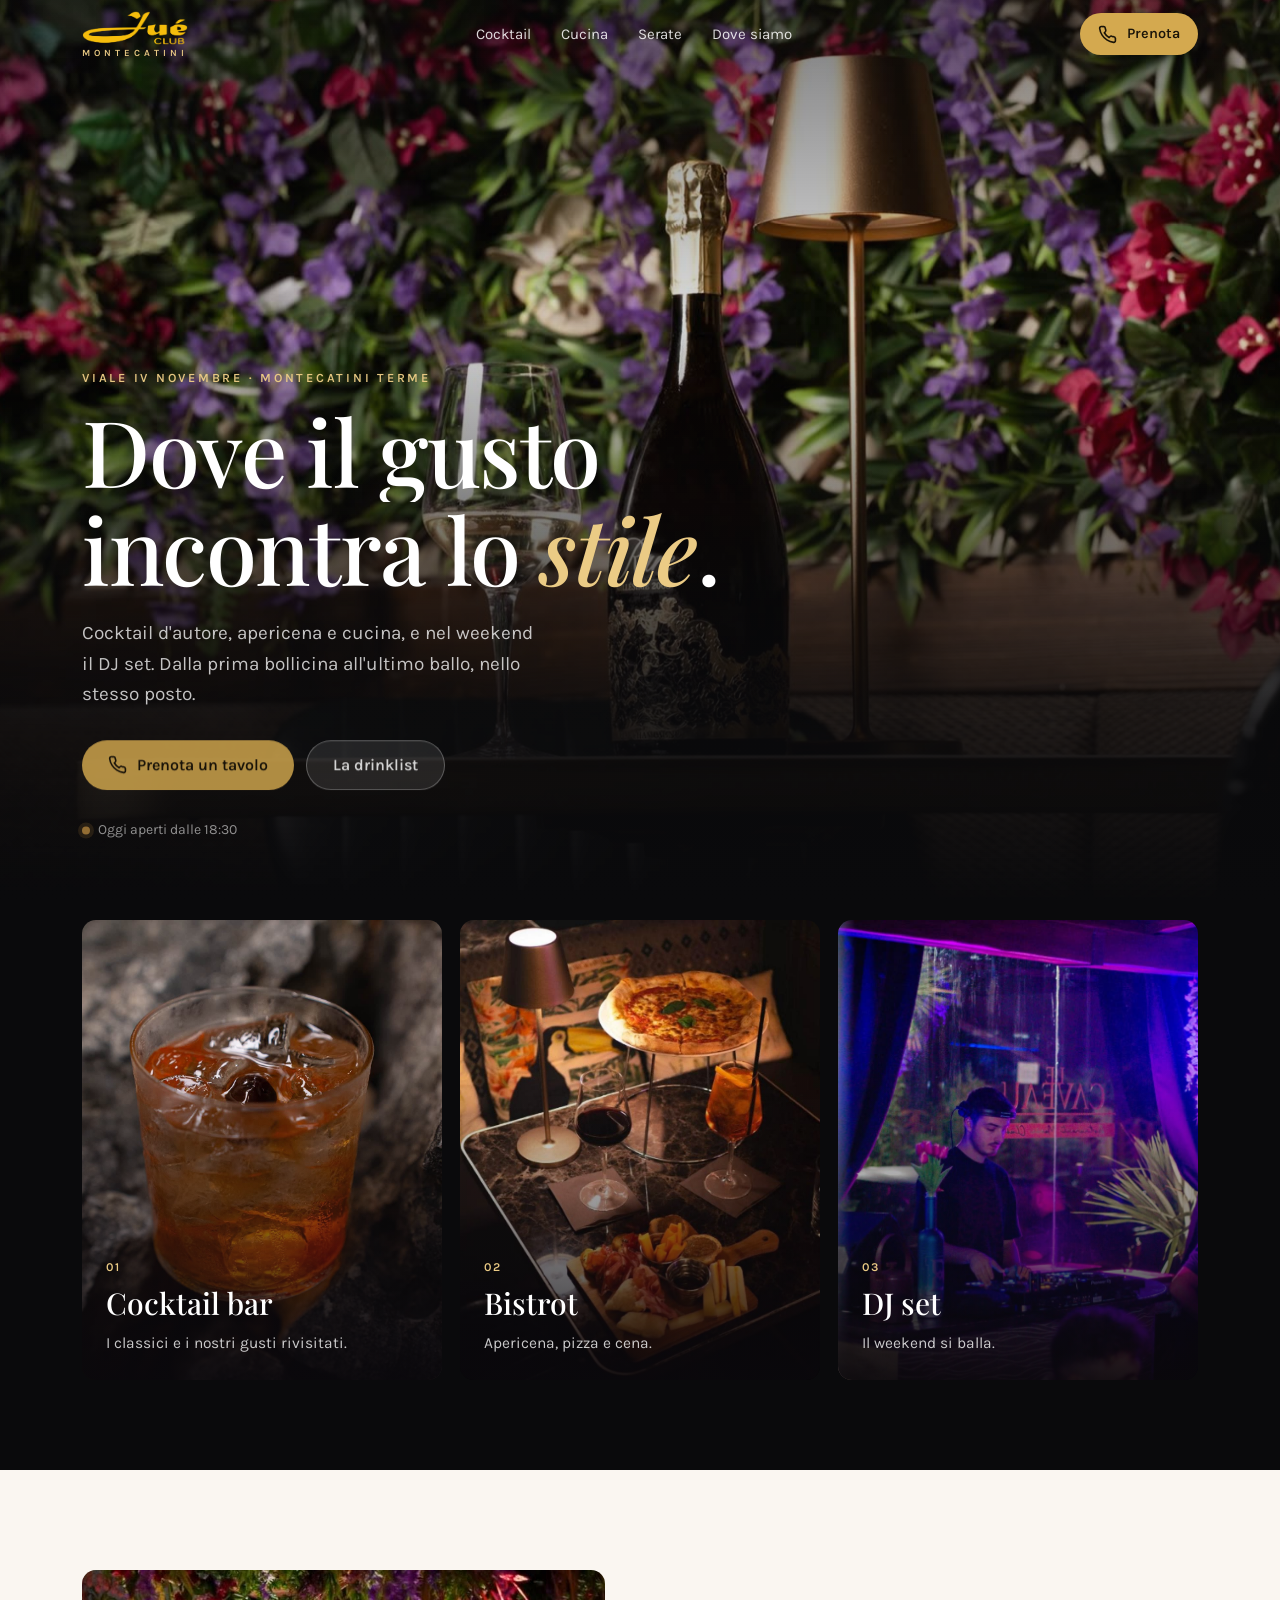
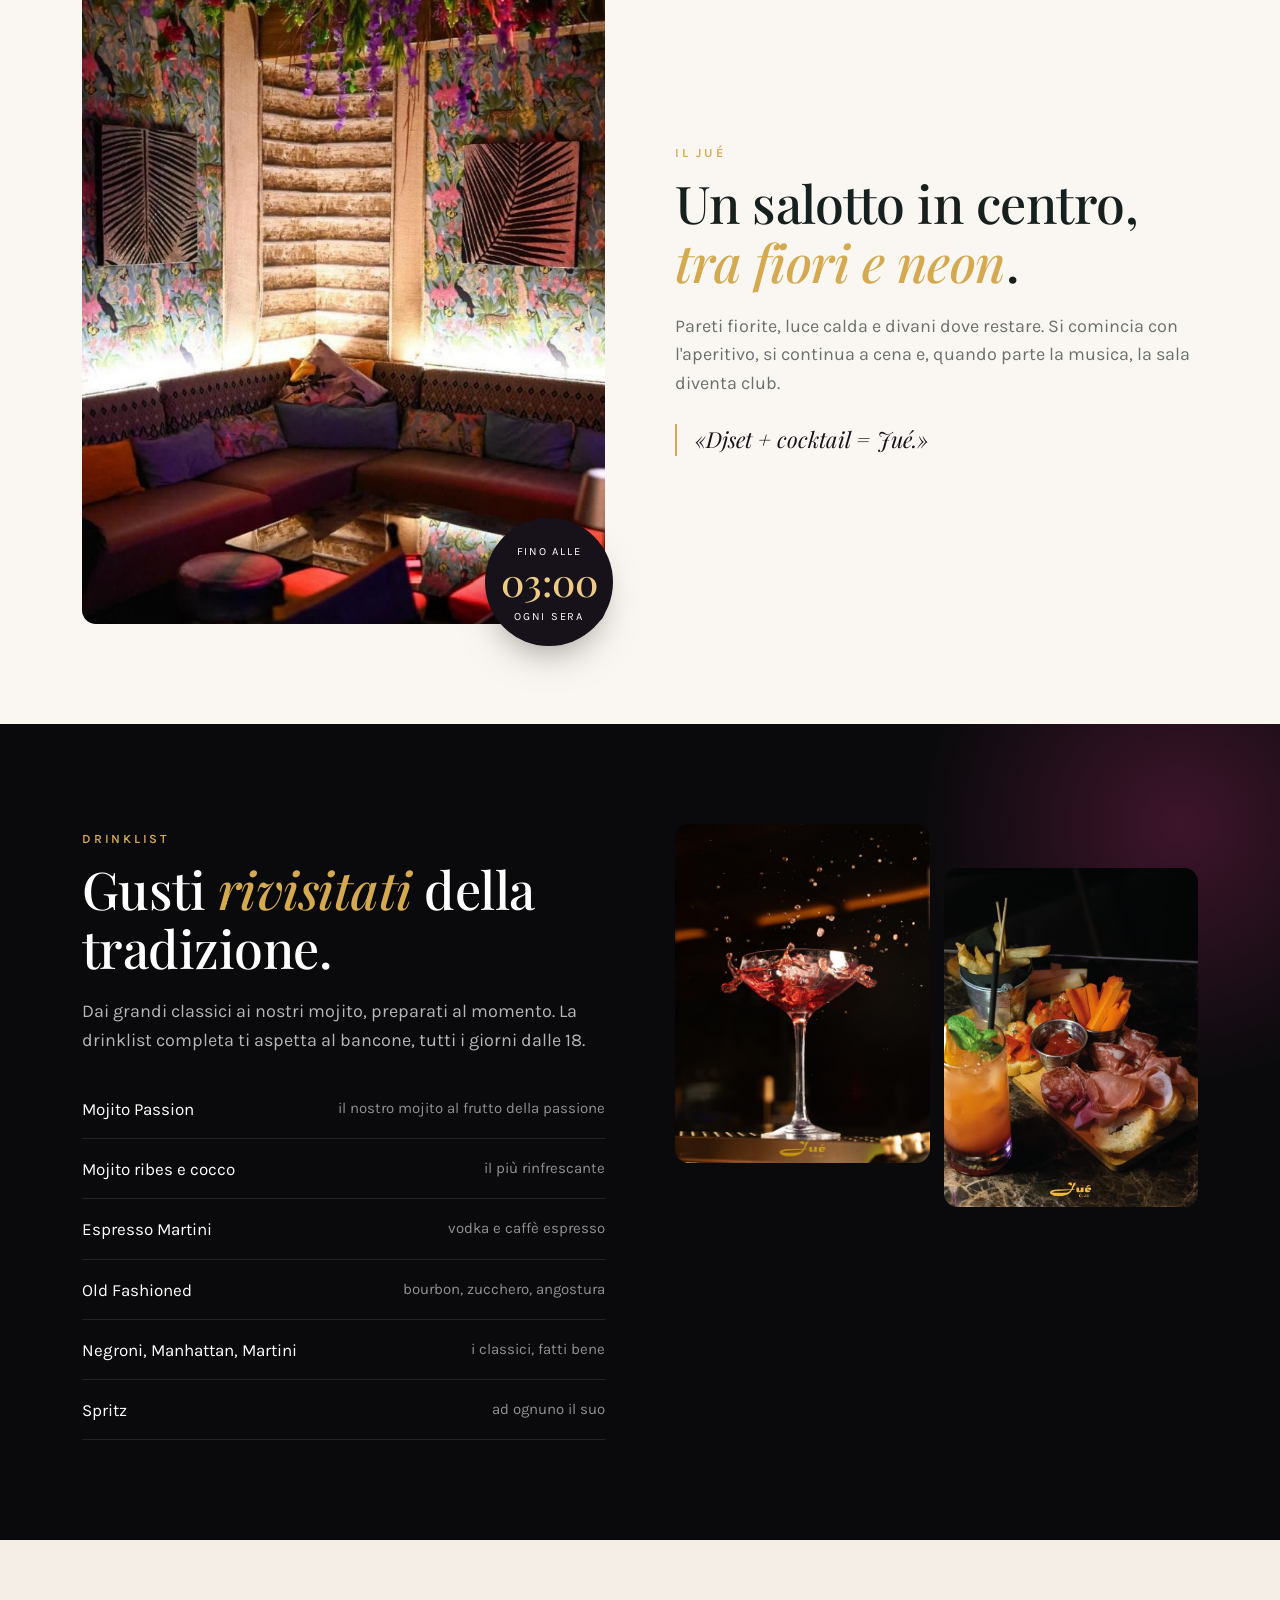
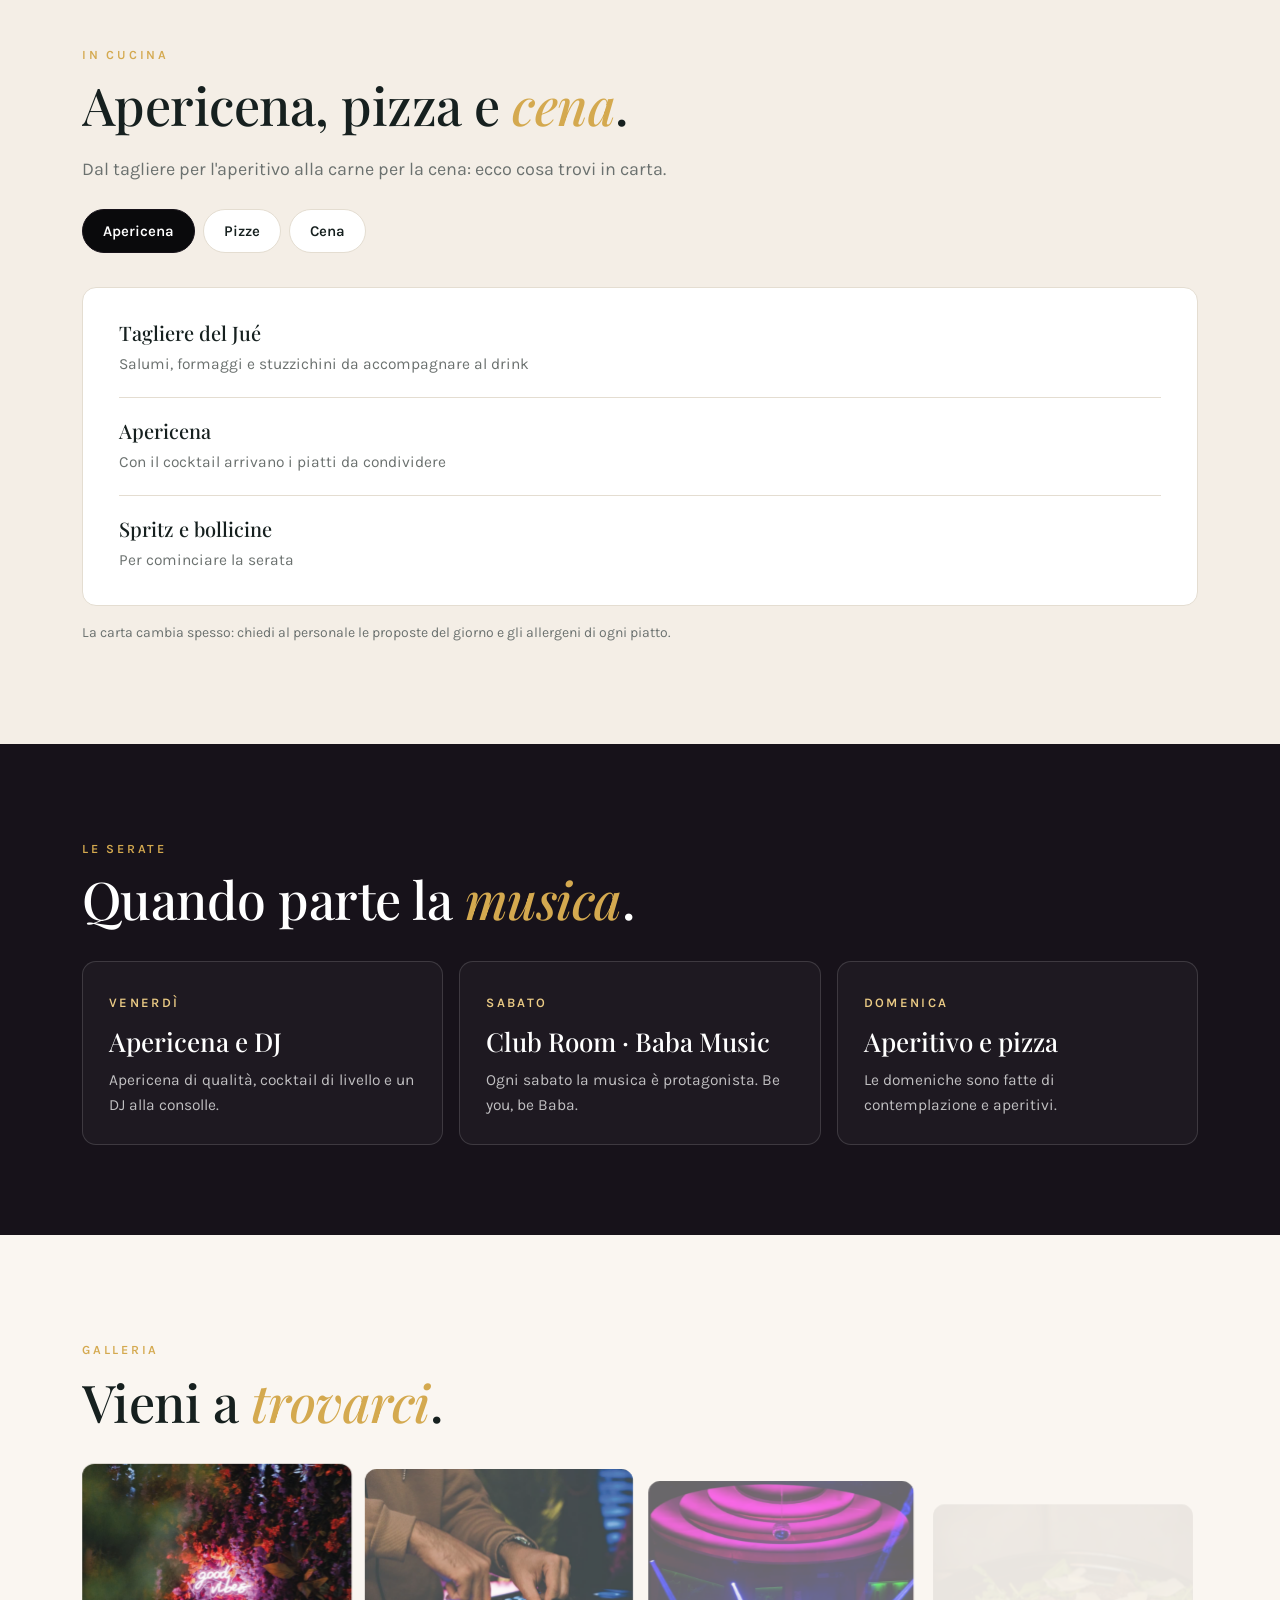
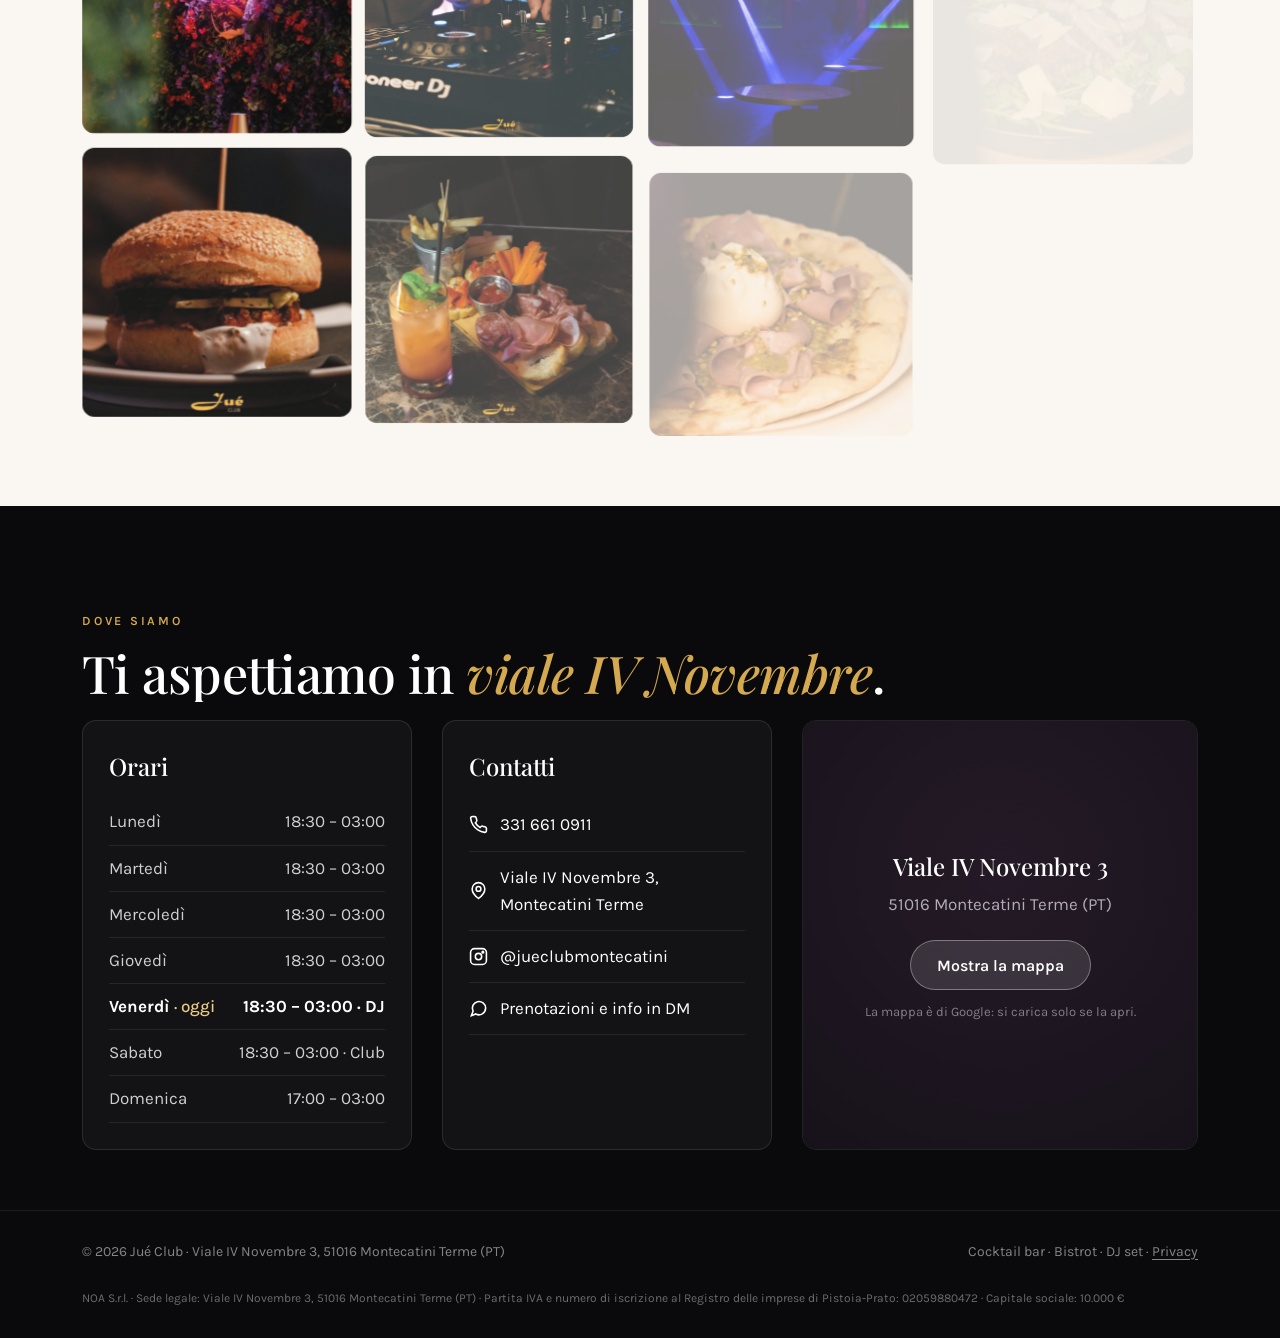
<file: index.html>
<!doctype html>
<html lang="it">
<head>
<meta charset="utf-8">
<meta name="viewport" content="width=device-width, initial-scale=1, viewport-fit=cover">
<link rel="canonical" href="https://jueclub.it/">
<title>Jué Club · Cocktail bar, bistrot e DJ set a Montecatini Terme</title>
<meta name="description" content="Jué Club in viale IV Novembre a Montecatini Terme: cocktail d'autore, apericena, cucina e DJ set nel weekend.">
<meta name="theme-color" content="#0A0A0C">
<meta property="og:title" content="Jué Club · Montecatini Terme">
<meta property="og:description" content="Dove il gusto incontra lo stile.">
<meta property="og:image" content="https://jueclub.it/img/parete.jpg">
<meta property="og:url" content="https://jueclub.it/">
<link rel="preload" href="fonts/PlayfairDisplay-normal-latin.woff2" as="font" type="font/woff2" crossorigin>
<link rel="preload" href="fonts/Karla-normal-latin.woff2" as="font" type="font/woff2" crossorigin>
<link rel="stylesheet" href="fonts/fonts.css">
<link rel="icon" href="favicon.png" type="image/png">
<link rel="apple-touch-icon" href="apple-touch-icon.png">
<script type="application/ld+json">
{"@context":"https://schema.org","@type":"BarOrPub","name":"Jué Club","address":{"@type":"PostalAddress","streetAddress":"Viale IV Novembre 3","addressLocality":"Montecatini Terme","postalCode":"51016","addressRegion":"PT","addressCountry":"IT"},"telephone":"+39 331 661 0911","url":"https://jueclub.it/","image":"https://jueclub.it/img/parete.jpg","priceRange":"€€","openingHoursSpecification":[{"@type":"OpeningHoursSpecification","dayOfWeek":["Monday","Tuesday","Wednesday","Thursday","Friday","Saturday"],"opens":"18:30","closes":"03:00"},{"@type":"OpeningHoursSpecification","dayOfWeek":"Sunday","opens":"17:00","closes":"03:00"}],"sameAs":["https://www.instagram.com/jueclubmontecatini/","https://www.tiktok.com/@jueclubmontecatini"]}
</script>
<style>
:root{
  --notte:#0A0A0C; --petrolio:#17121A; --petrolio-2:#241A27; --crema:#F4EEE6; --carta:#FAF6F1;
  --oro:#D4A94F; --oro-chiaro:#EBCB85; --neon:#E2378F; --inchiostro:#16201F; --grigio:#6B716F; --linea:#E4DDD1;
  --r:14px; --max:1180px;
}
*{box-sizing:border-box;margin:0;padding:0}
html{scroll-behavior:smooth;scroll-padding-top:72px}
body{font-family:Karla,system-ui,sans-serif;color:var(--inchiostro);background:var(--carta);font-size:17px;line-height:1.6;-webkit-font-smoothing:antialiased}
img{display:block;max-width:100%}
a{color:inherit;text-decoration:none}
.serif{font-family:"Playfair Display",Georgia,serif}
.wrap{max-width:var(--max);margin:0 auto;padding:0 20px}
.eyebrow{font-size:12.5px;letter-spacing:.22em;text-transform:uppercase;font-weight:600;color:var(--oro)}
h2.titolo{font-family:"Playfair Display",Georgia,serif;font-weight:500;font-size:clamp(32px,5vw,52px);line-height:1.08;letter-spacing:-.01em;margin:10px 0 18px}
h2.titolo em{color:var(--oro);font-style:italic}
.lead{font-size:18px;color:var(--grigio);max-width:56ch}
.btn{display:inline-flex;align-items:center;gap:10px;min-height:50px;padding:0 26px;border-radius:999px;font-weight:600;font-size:16px;transition:transform .2s ease,background .2s ease,color .2s ease}
.btn:active{transform:scale(.97)}
.btn-oro{background:var(--oro);color:#1a1408}
.btn-oro:hover{background:var(--oro-chiaro)}
.btn-vetro{background:rgba(255,255,255,.12);color:#fff;border:1px solid rgba(255,255,255,.35);backdrop-filter:blur(10px)}
.btn-vetro:hover{background:rgba(255,255,255,.22)}
svg.i{width:19px;height:19px;flex:none}

/* Barra in alto */
.nav{position:fixed;inset:0 0 auto 0;z-index:30;transition:background .3s ease,border-color .3s ease;border-bottom:1px solid transparent}
.nav.piena{background:rgba(10,10,12,.92);backdrop-filter:blur(14px);border-color:rgba(255,255,255,.08)}
.nav .wrap{display:flex;align-items:center;justify-content:space-between;height:68px}
.marchio{color:#fff;display:flex;flex-direction:column;line-height:1}
.marchio img{height:34px;width:auto}
.marchio b{font-family:"Playfair Display",serif;font-style:italic;font-weight:500;font-size:28px;letter-spacing:.01em}
.marchio small{font-size:9.5px;letter-spacing:.42em;color:var(--oro-chiaro);margin-top:3px;font-weight:600}
.menu-alto{display:none;gap:30px;color:rgba(255,255,255,.85);font-size:15px}
.menu-alto a:hover{color:var(--oro-chiaro)}
.nav .btn{min-height:42px;padding:0 18px;font-size:14.5px}

/* Copertina */
.evento{background:radial-gradient(120% 90% at 20% 0%,#10235c 0%,#0a1230 45%,var(--notte) 100%);color:#fff;padding:90px 0}
.evento-griglia{display:grid;gap:36px;align-items:center}
@media (min-width:860px){.evento-griglia{grid-template-columns:minmax(0,420px) 1fr;gap:64px}}
.evento-locandina{width:100%;height:auto;border-radius:var(--r);box-shadow:0 30px 80px -30px rgba(40,90,255,.6)}
.evento .eyebrow{color:#8fb0ff}
.evento h2.titolo em{color:#6f97ff}
.evento-data{font-size:20px;font-weight:600;margin-bottom:14px}
.evento-punti{list-style:none;margin:0 0 26px;display:grid;gap:10px;color:rgba(255,255,255,.82)}
.evento-punti li{padding-left:22px;position:relative}
.evento-punti li::before{content:"";position:absolute;left:0;top:.62em;width:8px;height:8px;border-radius:50%;background:#4f7cff}
.evento-nota{font-size:13px;color:rgba(255,255,255,.5);margin-top:12px}
.evento-pillola{display:flex;width:fit-content;align-items:center;gap:8px;margin-bottom:16px;padding:9px 14px;border-radius:999px;background:rgba(40,80,255,.32);border:1px solid rgba(120,160,255,.5);color:#fff;font-size:14px;font-weight:600}
.hero{position:relative;min-height:100svh;display:flex;align-items:flex-end;color:#fff;overflow:hidden;background:var(--notte)}
.hero img{position:absolute;inset:0;width:100%;height:100%;object-fit:cover;transform:scale(1.04);animation:respira 18s ease-in-out infinite alternate}
@keyframes respira{to{transform:scale(1.12)}}
.hero::after{content:"";position:absolute;inset:0;background:linear-gradient(180deg,rgba(10,10,12,.55) 0%,rgba(10,10,12,.15) 35%,rgba(10,10,12,.88) 78%,var(--notte) 100%)}
.hero .wrap{position:relative;z-index:2;padding-bottom:calc(110px + env(safe-area-inset-bottom));padding-top:120px;width:100%}
.hero .eyebrow{color:var(--oro-chiaro)}
.hero h1{font-family:"Playfair Display",serif;font-weight:500;font-size:clamp(44px,8.5vw,92px);line-height:1;letter-spacing:-.015em;margin:14px 0 18px;max-width:14ch}
.hero h1 em{font-style:italic;color:var(--oro-chiaro)}
.hero p{font-size:19px;color:rgba(255,255,255,.82);max-width:42ch;margin-bottom:28px}
.hero .azioni{display:flex;flex-wrap:wrap;gap:12px}
.adesso{display:inline-flex;align-items:center;gap:8px;font-size:14px;color:rgba(255,255,255,.85);margin-top:26px}
.adesso i{width:8px;height:8px;border-radius:50%;background:#46d483;box-shadow:0 0 0 4px rgba(70,212,131,.2)}
.adesso.chiuso i{background:#e0a64a;box-shadow:0 0 0 4px rgba(224,166,74,.2)}

/* Tre anime */
.anime{background:var(--notte);color:#fff;padding:20px 0 90px}
.anime .griglia{display:grid;gap:18px}
.anima{position:relative;border-radius:var(--r);overflow:hidden;min-height:340px;display:flex;align-items:flex-end;isolation:isolate}
.anima img{position:absolute;inset:0;width:100%;height:100%;object-fit:cover;z-index:-2;transition:transform .8s ease}
.anima:hover img{transform:scale(1.05)}
.anima::after{content:"";position:absolute;inset:0;background:linear-gradient(180deg,transparent 30%,rgba(10,8,12,.92));z-index:-1}
.anima div{padding:24px}
.anima h3{font-family:"Playfair Display",serif;font-weight:500;font-size:30px}
.anima p{color:rgba(255,255,255,.78);font-size:15.5px;margin-top:4px}
.anima .num{font-size:12px;letter-spacing:.2em;color:var(--oro-chiaro);font-weight:600}

/* Storia */
.storia{padding:100px 0;background:var(--carta)}
.storia .griglia{display:grid;gap:40px;align-items:center}
.storia figure{position:relative}
.storia figure img{border-radius:var(--r);aspect-ratio:4/5;object-fit:cover;width:100%}
.timbro{position:absolute;right:-8px;bottom:-22px;background:var(--petrolio);color:#fff;border-radius:999px;width:128px;height:128px;display:grid;place-items:center;text-align:center;box-shadow:0 18px 40px -18px rgba(0,0,0,.5)}
.timbro b{font-family:"Playfair Display",serif;font-size:38px;font-weight:500;display:block;line-height:1;color:var(--oro-chiaro)}
.timbro span{font-size:11px;letter-spacing:.16em;text-transform:uppercase}
.storia blockquote{font-family:"Playfair Display",serif;font-style:italic;font-size:22px;line-height:1.45;border-left:2px solid var(--oro);padding-left:18px;margin-top:26px;color:var(--petrolio)}

/* Menù */
.menu{background:var(--crema);padding:100px 0}
.schede{display:flex;gap:8px;overflow-x:auto;scrollbar-width:none;margin:26px 0 30px;padding-bottom:4px}
.schede::-webkit-scrollbar{display:none}
.schede button{flex:none;font:600 15px Karla,sans-serif;border:1px solid var(--linea);background:#fff;color:var(--inchiostro);border-radius:999px;min-height:44px;padding:0 20px;cursor:pointer;transition:all .2s ease}
.schede button[aria-selected="true"]{background:var(--notte);color:#fff;border-color:var(--petrolio)}
.piatti{display:none;background:#fff;border-radius:var(--r);padding:8px 24px;border:1px solid var(--linea)}
.piatti.attivo{display:block;animation:entra .35s ease}
@keyframes entra{from{opacity:0;transform:translateY(6px)}}
.piatto{display:grid;grid-template-columns:1fr auto;gap:6px 18px;padding:20px 0;border-bottom:1px solid var(--linea)}
.piatto:last-child{border-bottom:0}
.piatto h4{font-family:"Playfair Display",serif;font-weight:500;font-size:20px;line-height:1.3}
.piatto p{grid-column:1;color:var(--grigio);font-size:15.5px}
.piatto .prezzo{font-family:"Playfair Display",serif;font-size:20px;color:var(--petrolio);white-space:nowrap}
.nota{font-size:14px;color:var(--grigio);margin-top:16px}

/* Cocktail */
.cocktail{background:var(--notte);color:#fff;padding:100px 0;position:relative;overflow:hidden}
.cocktail::before{content:"";position:absolute;width:520px;height:520px;border-radius:50%;background:radial-gradient(circle,rgba(226,55,143,.24),transparent 70%);top:-160px;right:-160px}
.cocktail .griglia{display:grid;gap:40px;position:relative}
.cocktail .lead{color:rgba(255,255,255,.7)}
.lista{list-style:none;margin-top:26px;display:grid;gap:2px}
.lista li{display:flex;justify-content:space-between;gap:16px;padding:15px 0;border-bottom:1px solid rgba(255,255,255,.1);font-size:17px}
.lista li span{color:rgba(255,255,255,.55);font-size:15px}
.duo{display:grid;grid-template-columns:1fr 1fr;gap:14px}
.duo img{border-radius:var(--r);aspect-ratio:3/4;object-fit:cover;width:100%}
.duo img:last-child{margin-top:44px}

/* Cantina */
.cantina{padding:100px 0;background:var(--carta)}
.cantina .griglia{display:grid;gap:40px;align-items:center}
.cantina img{border-radius:var(--r);width:100%;aspect-ratio:16/10;object-fit:cover}
.punti{display:grid;gap:14px;margin-top:24px}
.punti div{display:flex;gap:14px;align-items:flex-start}
.punti svg{color:var(--oro);margin-top:3px}

/* Serate */
.serate{background:var(--petrolio);color:#fff;padding:90px 0}
.serate .griglia{display:grid;gap:16px;margin-top:30px}
.serata{border:1px solid rgba(255,255,255,.14);border-radius:var(--r);padding:26px;background:rgba(255,255,255,.03)}
.serata .quando{color:var(--oro-chiaro);font-size:13px;letter-spacing:.18em;text-transform:uppercase;font-weight:600}
.serata h3{font-family:"Playfair Display",serif;font-weight:500;font-size:26px;margin:6px 0}
.serata p{color:rgba(255,255,255,.72);font-size:15.5px}

/* Galleria */
.galleria{padding:100px 0 80px;background:var(--carta)}
.mosaico{columns:2;column-gap:12px;margin-top:30px}
.mosaico img{width:100%;border-radius:12px;margin-bottom:12px;break-inside:avoid;cursor:zoom-in}
.lightbox{position:fixed;inset:0;background:rgba(5,12,12,.94);display:none;align-items:center;justify-content:center;z-index:60;padding:20px}
.lightbox.aperto{display:flex}
.lightbox img{max-height:88vh;border-radius:10px}

/* Info */
.info{background:var(--notte);color:#fff;padding:100px 0 60px}
.info .griglia{display:grid;gap:30px}
.scheda{background:rgba(255,255,255,.04);border:1px solid rgba(255,255,255,.1);border-radius:var(--r);padding:26px}
.scheda h3{font-family:"Playfair Display",serif;font-weight:500;font-size:24px;margin-bottom:14px}
.orari{list-style:none}
.orari li{display:flex;justify-content:space-between;padding:9px 0;border-bottom:1px solid rgba(255,255,255,.08);color:rgba(255,255,255,.8)}
.orari li.oggi{color:#fff;font-weight:700}
.orari li.oggi span:first-child::after{content:" · oggi";color:var(--oro-chiaro);font-weight:500}
.contatti a{display:flex;gap:12px;align-items:center;padding:12px 0;border-bottom:1px solid rgba(255,255,255,.08)}
.contatti a:hover{color:var(--oro-chiaro)}
.mappa{border-radius:var(--r);overflow:hidden;border:1px solid rgba(255,255,255,.1);min-height:300px}
.mappa iframe{width:100%;height:100%;min-height:300px;border:0;filter:grayscale(.35) contrast(1.05)}
.mappa-chiusa{min-height:300px;height:100%;display:flex;flex-direction:column;align-items:center;justify-content:center;gap:6px;text-align:center;padding:28px;background:radial-gradient(circle at 50% 35%,var(--petrolio-2),var(--petrolio));color:#fff}
.mappa-chiusa b{font-family:"Playfair Display",serif;font-weight:500;font-size:24px}
.mappa-chiusa span{color:rgba(255,255,255,.65)}
.mappa-chiusa .btn{margin:16px 0 6px;font-family:inherit;cursor:pointer}
.mappa-chiusa small{font-size:13px;color:rgba(255,255,255,.45)}
footer a{text-decoration:underline;text-underline-offset:3px}
footer{background:var(--notte);color:rgba(255,255,255,.5);font-size:14px;padding:30px 0 120px;border-top:1px solid rgba(255,255,255,.08)}
footer .wrap{display:flex;flex-wrap:wrap;gap:12px;justify-content:space-between}
footer .legale{display:block;margin-top:14px;font-size:12px;line-height:1.6;color:rgba(255,255,255,.4)}
.anteprima{display:block;text-align:center;font-size:12.5px;color:rgba(255,255,255,.45);margin-top:18px}

/* Barra fissa sul telefono */
.barra{position:fixed;left:12px;right:12px;bottom:max(12px,env(safe-area-inset-bottom));z-index:40;display:grid;grid-template-columns:1fr 1fr 1fr;gap:6px;background:rgba(10,10,12,.9);backdrop-filter:blur(16px);border:1px solid rgba(255,255,255,.12);border-radius:20px;padding:6px;box-shadow:0 18px 40px -12px rgba(0,0,0,.6)}
.barra a{display:flex;flex-direction:column;align-items:center;justify-content:center;gap:3px;min-height:54px;border-radius:14px;color:#fff;font-size:12.5px;font-weight:600}
.barra a.primo{background:var(--oro);color:#1a1408}

/* Comparsa allo scorrere */
.su{opacity:0;transform:translateY(22px);transition:opacity .8s ease,transform .8s ease}
.su.visto{opacity:1;transform:none}

/* Movimento con GSAP + Lenis (solo se caricati e se "Riduci movimento" è spento) */
html.lenis,html.lenis body{height:auto}
.lenis.lenis-smooth{scroll-behavior:auto!important}
.mosso .hero img{animation:none}
.mosso .riga{display:block;overflow:hidden;padding-bottom:.06em}
@media (prefers-reduced-motion:reduce){*{animation:none!important;transition:none!important}.su{opacity:1;transform:none}}

@media (min-width:760px){
  .anime .griglia{grid-template-columns:repeat(3,1fr)}
  .anima{min-height:460px}
  .storia .griglia,.cocktail .griglia,.cantina .griglia{grid-template-columns:1fr 1fr;gap:70px}
  .serate .griglia{grid-template-columns:repeat(3,1fr)}
  .mosaico{columns:3}
  .info .griglia{grid-template-columns:1fr 1fr 1.2fr}
  .piatti{padding:12px 36px}
}
@media (min-width:980px){
  .hero .wrap{padding-bottom:64px}
  .menu-alto{display:flex}
  .barra{display:none}
  footer{padding-bottom:30px}
  .wrap{padding:0 32px}
  .mosaico{columns:4}
}
</style>
</head>
<body>

<header class="nav" id="nav">
  <div class="wrap">
    <a href="#" class="marchio" aria-label="Jué Club"><img src="img/logo.png" alt="Jué"><small>MONTECATINI</small></a>
    <nav class="menu-alto" aria-label="Sezioni">
      <a href="#cocktail">Cocktail</a><a href="#menu">Cucina</a><a href="#serate">Serate</a><a href="#dove">Dove siamo</a>
    </nav>
    <a class="btn btn-oro" href="tel:+393316610911"><svg class="i" viewBox="0 0 24 24" fill="none" stroke="currentColor" stroke-width="2"><path d="M22 16.9v3a2 2 0 0 1-2.2 2 19.8 19.8 0 0 1-8.6-3.1 19.5 19.5 0 0 1-6-6A19.8 19.8 0 0 1 2.1 4.2 2 2 0 0 1 4.1 2h3a2 2 0 0 1 2 1.7c.1.9.4 1.8.7 2.7a2 2 0 0 1-.5 2.1L8 9.8a16 16 0 0 0 6 6l1.3-1.3a2 2 0 0 1 2.1-.4c.9.3 1.8.6 2.7.7a2 2 0 0 1 1.7 2z"/></svg>Prenota</a>
  </div>
</header>

<section class="hero">
  <img src="img/parete.jpg" alt="La parete fiorita del Jué con la lampada d'ottone e una bottiglia sul tavolo">
  <div class="wrap">
    <a class="evento-pillola" href="#martedi-blu" data-fino="2026-10-21T03:00:00+02:00">💙 Martedì 20 ottobre · Martedì Blu</a>
    <span class="eyebrow">Viale IV Novembre · Montecatini Terme</span>
    <h1>Dove il gusto incontra lo <em>stile</em>.</h1>
    <p>Cocktail d'autore, apericena e cucina, e nel weekend il DJ set. Dalla prima bollicina all'ultimo ballo, nello stesso posto.</p>
    <div class="azioni">
      <a class="btn btn-oro" href="tel:+393316610911"><svg class="i" viewBox="0 0 24 24" fill="none" stroke="currentColor" stroke-width="2"><path d="M22 16.9v3a2 2 0 0 1-2.2 2 19.8 19.8 0 0 1-8.6-3.1 19.5 19.5 0 0 1-6-6A19.8 19.8 0 0 1 2.1 4.2 2 2 0 0 1 4.1 2h3a2 2 0 0 1 2 1.7c.1.9.4 1.8.7 2.7a2 2 0 0 1-.5 2.1L8 9.8a16 16 0 0 0 6 6l1.3-1.3a2 2 0 0 1 2.1-.4c.9.3 1.8.6 2.7.7a2 2 0 0 1 1.7 2z"/></svg>Prenota un tavolo</a>
      <a class="btn btn-vetro" href="#cocktail">La drinklist</a>
    </div>
    <div class="adesso" id="adesso"><i></i><span>Aperti tutte le sere fino alle 3</span></div>
  </div>
</section>

<!-- SERATA MARTEDÌ BLU (20/10/2026): si nasconde da sola dopo le 3 del 21/10 (data-fino); poi va tolta da qui insieme al CSS .evento e a img/martedi-blu.jpg -->
<section class="evento" id="martedi-blu" data-fino="2026-10-21T03:00:00+02:00" aria-labelledby="t-evento">
  <div class="wrap evento-griglia">
    <img class="evento-locandina su" src="img/martedi-blu.jpg" alt="Locandina della serata Martedì Blu: Jué Club × Bombay Sapphire, martedì 20 ottobre" width="900" height="1205" loading="lazy">
    <div class="su">
      <span class="eyebrow">La prossima serata</span>
      <h2 class="titolo" id="t-evento">Martedì <em>Blu</em>.</h2>
      <p class="evento-data">Martedì 20 ottobre · dalle 21:00</p>
      <ul class="evento-punti">
        <li>Jué Club × Bombay Sapphire</li>
        <li>Con ogni Bombay &amp; Tonic, una bottiglietta Bombay Sapphire in omaggio</li>
        <li>DJ set: Andrea Nigro</li>
      </ul>
      <a class="btn btn-oro" href="tel:+393316610911"><svg class="i" viewBox="0 0 24 24" fill="none" stroke="currentColor" stroke-width="2"><path d="M22 16.9v3a2 2 0 0 1-2.2 2 19.8 19.8 0 0 1-8.6-3.1 19.5 19.5 0 0 1-6-6A19.8 19.8 0 0 1 2.1 4.2 2 2 0 0 1 4.1 2h3a2 2 0 0 1 2 1.7c.1.9.4 1.8.7 2.7a2 2 0 0 1-.5 2.1L8 9.8a16 16 0 0 0 6 6l1.3-1.3a2 2 0 0 1 2.1-.4c.9.3 1.8.6 2.7.7a2 2 0 0 1 1.7 2z"/></svg>Prenota al 331 661 0911</a>
      <p class="evento-nota">Fino a esaurimento scorte.</p>
    </div>
  </div>
</section>
<script>document.querySelectorAll('[data-fino]').forEach(function(e){if(Date.now()>Date.parse(e.dataset.fino))e.remove()})</script>

<section class="anime" aria-label="Le tre anime del Jué">
  <div class="wrap">
    <div class="griglia">
      <a href="#cocktail" class="anima su"><img src="img/oldfashioned.jpg" alt="Un Old Fashioned con il ghiaccio grande"><div><span class="num">01</span><h3>Cocktail bar</h3><p>I classici e i nostri gusti rivisitati.</p></div></a>
      <a href="#menu" class="anima su"><img src="img/aperitivo.jpg" alt="Apericena con pizza, tagliere, spritz e vino"><div><span class="num">02</span><h3>Bistrot</h3><p>Apericena, pizza e cena.</p></div></a>
      <a href="#serate" class="anima su"><img src="img/consolle.jpg" alt="Il DJ alla consolle nella luce viola"><div><span class="num">03</span><h3>DJ set</h3><p>Il weekend si balla.</p></div></a>
    </div>
  </div>
</section>

<section class="storia">
  <div class="wrap griglia">
    <figure class="su">
      <img src="img/locale.jpg" alt="Il salottino del Jué con i divani e le pareti a fiori" loading="lazy">
      <div class="timbro"><div><span>fino alle</span><b>03:00</b><span>ogni sera</span></div></div>
    </figure>
    <div class="su">
      <span class="eyebrow">Il Jué</span>
      <h2 class="titolo">Un salotto in centro, <em>tra fiori e neon</em>.</h2>
      <p class="lead">Pareti fiorite, luce calda e divani dove restare. Si comincia con l'aperitivo, si continua a cena e, quando parte la musica, la sala diventa club.</p>
      <blockquote>«Djset + cocktail = Jué.»</blockquote>
    </div>
  </div>
</section>

<section class="cocktail" id="cocktail">
  <div class="wrap griglia">
    <div class="su">
      <span class="eyebrow">Drinklist</span>
      <h2 class="titolo">Gusti <em>rivisitati</em> della tradizione.</h2>
      <p class="lead">Dai grandi classici ai nostri mojito, preparati al momento. La drinklist completa ti aspetta al bancone, tutti i giorni dalle 18.</p>
      <ul class="lista">
        <li>Mojito Passion <span>il nostro mojito al frutto della passione</span></li>
        <li>Mojito ribes e cocco <span>il più rinfrescante</span></li>
        <li>Espresso Martini <span>vodka e caffè espresso</span></li>
        <li>Old Fashioned <span>bourbon, zucchero, angostura</span></li>
        <li>Negroni, Manhattan, Martini <span>i classici, fatti bene</span></li>
        <li>Spritz <span>ad ognuno il suo</span></li>
      </ul>
    </div>
    <div class="duo su">
      <img src="img/schizzo.jpg" alt="Un cocktail rosso in una coppa che schizza" loading="lazy">
      <img src="img/tagliere.jpg" alt="Spritz e tagliere al bancone" loading="lazy">
    </div>
  </div>
</section>

<section class="menu" id="menu">
  <div class="wrap">
    <span class="eyebrow">In cucina</span>
    <h2 class="titolo">Apericena, pizza e <em>cena</em>.</h2>
    <p class="lead">Dal tagliere per l'aperitivo alla carne per la cena: ecco cosa trovi in carta.</p>
    <div class="schede" role="tablist" aria-label="Cucina">
      <button role="tab" aria-selected="true" data-t="aperitivo">Apericena</button>
      <button role="tab" aria-selected="false" data-t="pizze">Pizze</button>
      <button role="tab" aria-selected="false" data-t="cena">Cena</button>
    </div>
    <div class="piatti attivo" id="aperitivo" role="tabpanel"><div class="piatto"><h4>Tagliere del Jué</h4><span class="prezzo"></span><p>Salumi, formaggi e stuzzichini da accompagnare al drink</p></div><div class="piatto"><h4>Apericena</h4><span class="prezzo"></span><p>Con il cocktail arrivano i piatti da condividere</p></div><div class="piatto"><h4>Spritz e bollicine</h4><span class="prezzo"></span><p>Per cominciare la serata</p></div></div>
    <div class="piatti" id="pizze" role="tabpanel"><div class="piatto"><h4>Pizza con mortadella, burrata e pistacchio</h4><span class="prezzo"></span><p>Una delle preferite</p></div><div class="piatto"><h4>Pizza margherita</h4><span class="prezzo"></span><p>Pomodoro, mozzarella e basilico</p></div><div class="piatto"><h4>La pizza della domenica</h4><span class="prezzo"></span><p>Perché non c'è domenica senza Jué</p></div></div>
    <div class="piatti" id="cena" role="tabpanel"><div class="piatto"><h4>Hamburger di Chianina</h4><span class="prezzo"></span><p>Carne toscana nel panino morbido</p></div><div class="piatto"><h4>Tagliata</h4><span class="prezzo"></span><p>Con rucola e scaglie di Parmigiano</p></div><div class="piatto"><h4>Pollo croccante</h4><span class="prezzo"></span><p>Con salsa bianca e rucola</p></div></div>
    <p class="nota">La carta cambia spesso: chiedi al personale le proposte del giorno e gli allergeni di ogni piatto.</p>
  </div>
</section>

<section class="serate" id="serate">
  <div class="wrap">
    <span class="eyebrow">Le serate</span>
    <h2 class="titolo">Quando parte la <em>musica</em>.</h2>
    <div class="griglia">
      <div class="serata su"><span class="quando">Venerdì</span><h3>Apericena e DJ</h3><p>Apericena di qualità, cocktail di livello e un DJ alla consolle.</p></div>
      <div class="serata su"><span class="quando">Sabato</span><h3>Club Room · Baba Music</h3><p>Ogni sabato la musica è protagonista. Be you, be Baba.</p></div>
      <div class="serata su"><span class="quando">Domenica</span><h3>Aperitivo e pizza</h3><p>Le domeniche sono fatte di contemplazione e aperitivi.</p></div>
    </div>
  </div>
</section>

<section class="galleria">
  <div class="wrap">
    <span class="eyebrow">Galleria</span>
    <h2 class="titolo">Vieni a <em>trovarci</em>.</h2>
    <div class="mosaico" id="mosaico">
      <img src="img/neon.jpg" alt="L'insegna al neon good vibes tra i fiori" loading="lazy">
      <img src="img/burger.jpg" alt="Hamburger" loading="lazy">
      <img src="img/dj_pioneer.jpg" alt="Le mani del DJ sulla consolle" loading="lazy">
      <img src="img/tagliere.jpg" alt="Tagliere con spritz" loading="lazy">
      <img src="img/luci.jpg" alt="Le luci del club" loading="lazy">
      <img src="img/pizza.jpg" alt="Pizza con mortadella, burrata e pistacchio" loading="lazy">
      <img src="img/tagliata.jpg" alt="Tagliata con rucola e Parmigiano" loading="lazy">
      <img src="img/dj_manopole.jpg" alt="Il mixer del DJ" loading="lazy">
    </div>
  </div>
</section>

<section class="info" id="dove">
  <div class="wrap">
    <span class="eyebrow">Dove siamo</span>
    <h2 class="titolo">Ti aspettiamo in <em>viale IV Novembre</em>.</h2>
    <div class="griglia">
      <div class="scheda">
        <h3>Orari</h3>
        <ul class="orari" id="orari">
          <li data-g="1"><span>Lunedì</span><span>18:30 – 03:00</span></li>
          <li data-g="2"><span>Martedì</span><span>18:30 – 03:00</span></li>
          <li data-g="3"><span>Mercoledì</span><span>18:30 – 03:00</span></li>
          <li data-g="4"><span>Giovedì</span><span>18:30 – 03:00</span></li>
          <li data-g="5"><span>Venerdì</span><span>18:30 – 03:00 · DJ</span></li>
          <li data-g="6"><span>Sabato</span><span>18:30 – 03:00 · Club</span></li>
          <li data-g="0"><span>Domenica</span><span>17:00 – 03:00</span></li>
        </ul>
      </div>
      <div class="scheda contatti">
        <h3>Contatti</h3>
        <a href="tel:+393316610911"><svg class="i" viewBox="0 0 24 24" fill="none" stroke="currentColor" stroke-width="2"><path d="M22 16.9v3a2 2 0 0 1-2.2 2 19.8 19.8 0 0 1-8.6-3.1 19.5 19.5 0 0 1-6-6A19.8 19.8 0 0 1 2.1 4.2 2 2 0 0 1 4.1 2h3a2 2 0 0 1 2 1.7c.1.9.4 1.8.7 2.7a2 2 0 0 1-.5 2.1L8 9.8a16 16 0 0 0 6 6l1.3-1.3a2 2 0 0 1 2.1-.4c.9.3 1.8.6 2.7.7a2 2 0 0 1 1.7 2z"/></svg>331 661 0911</a>
        <a href="https://maps.google.com/?q=Ju%C3%A9+Club+Viale+IV+Novembre+3+Montecatini+Terme" target="_blank" rel="noopener"><svg class="i" viewBox="0 0 24 24" fill="none" stroke="currentColor" stroke-width="2"><path d="M20 10c0 6-8 12-8 12S4 16 4 10a8 8 0 0 1 16 0z"/><circle cx="12" cy="10" r="3"/></svg>Viale IV Novembre 3, Montecatini Terme</a>
        <a href="https://www.instagram.com/jueclubmontecatini/" target="_blank" rel="noopener"><svg class="i" viewBox="0 0 24 24" fill="none" stroke="currentColor" stroke-width="2"><rect x="2" y="2" width="20" height="20" rx="5"/><circle cx="12" cy="12" r="4"/><circle cx="17.5" cy="6.5" r="1" fill="currentColor"/></svg>@jueclubmontecatini</a>
        <a href="https://ig.me/m/jueclubmontecatini" target="_blank" rel="noopener"><svg class="i" viewBox="0 0 24 24" fill="none" stroke="currentColor" stroke-width="2"><path d="M21 11.5a8.4 8.4 0 0 1-12.4 7.4L3 21l2.1-5.6A8.4 8.4 0 1 1 21 11.5z"/></svg>Prenotazioni e info in DM</a>
      </div>
      <div class="mappa">
        <div class="mappa-chiusa" id="mappa-chiusa"><b>Viale IV Novembre 3</b><span>51016 Montecatini Terme (PT)</span><button type="button" class="btn btn-vetro" id="apri-mappa">Mostra la mappa</button><small>La mappa è di Google: si carica solo se la apri.</small></div>
      </div>
    </div>
  </div>
</section>

<footer>
  <div class="wrap">
    <span>© <span id="anno">2026</span> Jué Club · Viale IV Novembre 3, 51016 Montecatini Terme (PT)</span>
    <span>Cocktail bar · Bistrot · DJ set · <a href="privacy.html">Privacy</a></span>
    <span class="legale">NOA S.r.l. · Sede legale: Viale IV Novembre 3, 51016 Montecatini Terme (PT) · Partita IVA e numero di iscrizione al Registro delle imprese di Pistoia-Prato: 02059880472 · Capitale sociale: 10.000 €</span>
  </div>
</footer>

<nav class="barra" aria-label="Azioni rapide">
  <a class="primo" href="tel:+393316610911"><svg class="i" viewBox="0 0 24 24" fill="none" stroke="currentColor" stroke-width="2"><path d="M22 16.9v3a2 2 0 0 1-2.2 2 19.8 19.8 0 0 1-8.6-3.1 19.5 19.5 0 0 1-6-6A19.8 19.8 0 0 1 2.1 4.2 2 2 0 0 1 4.1 2h3a2 2 0 0 1 2 1.7c.1.9.4 1.8.7 2.7a2 2 0 0 1-.5 2.1L8 9.8a16 16 0 0 0 6 6l1.3-1.3a2 2 0 0 1 2.1-.4c.9.3 1.8.6 2.7.7a2 2 0 0 1 1.7 2z"/></svg>Prenota</a>
  <a href="#cocktail"><svg class="i" viewBox="0 0 24 24" fill="none" stroke="currentColor" stroke-width="2"><path d="M8 22h8M12 11v11M3 3h18l-9 9z"/></svg>Drink</a>
  <a href="https://maps.google.com/?q=Ju%C3%A9+Club+Viale+IV+Novembre+3+Montecatini+Terme" target="_blank" rel="noopener"><svg class="i" viewBox="0 0 24 24" fill="none" stroke="currentColor" stroke-width="2"><path d="M20 10c0 6-8 12-8 12S4 16 4 10a8 8 0 0 1 16 0z"/><circle cx="12" cy="10" r="3"/></svg>Indicazioni</a>
</nav>
<div class="lightbox" id="lightbox" role="dialog" aria-label="Foto ingrandita"><img alt=""></div>

<script>
const nav=document.getElementById('nav');
const piena=()=>nav.classList.toggle('piena',scrollY>40);piena();addEventListener('scroll',piena,{passive:true});
document.querySelectorAll('.schede button').forEach(b=>b.addEventListener('click',()=>{
  document.querySelectorAll('.schede button').forEach(x=>x.setAttribute('aria-selected',x===b));
  document.querySelectorAll('.piatti').forEach(p=>p.classList.toggle('attivo',p.id===b.dataset.t));
}));
const io=new IntersectionObserver(es=>es.forEach(e=>{if(e.isIntersecting){e.target.classList.add('visto');io.unobserve(e.target)}}),{threshold:.12});
document.querySelectorAll('.su').forEach(el=>io.observe(el));
const lb=document.getElementById('lightbox');
document.querySelectorAll('#mosaico img').forEach(i=>i.addEventListener('click',()=>{lb.querySelector('img').src=i.src;lb.querySelector('img').alt=i.alt;lb.classList.add('aperto')}));
lb.addEventListener('click',()=>lb.classList.remove('aperto'));
// Orari: oggi evidenziato e "aperto ora"
const d=new Date(),g=d.getDay(),ora=d.getHours()+d.getMinutes()/60;
document.querySelectorAll('#orari li').forEach(li=>li.classList.toggle('oggi',+li.dataset.g===g));
// Orari della scheda Google (15/10): lun-sab 18:30-03, domenica 17-03
const apertoOra=ora<3||ora>=(g===0?17:18.5);
const a=document.getElementById('adesso');
a.querySelector('span').textContent=apertoOra?'Aperti ora':'Oggi aperti dalle '+(g===0?'17:00':'18:30');
a.classList.toggle('chiuso',!apertoOra);
document.getElementById('anno').textContent=d.getFullYear();
// Mappa di Google solo su richiesta (niente dati a Google finché non si tocca)
document.getElementById('apri-mappa').addEventListener('click',()=>{
  const f=document.createElement('iframe');f.title='Mappa: Jué Club';f.referrerPolicy='no-referrer-when-downgrade';
  f.src='https://maps.google.com/maps?q=Viale%20IV%20Novembre%203%2C%20Montecatini%20Terme&z=16&output=embed';
  document.getElementById('mappa-chiusa').replaceWith(f);
});
</script>

<script src="js/gsap.min.js" defer></script>
<script src="js/ScrollTrigger.min.js" defer></script>
<script src="js/SplitText.min.js" defer></script>
<script src="js/lenis.min.js" defer></script>
<script>
// Pochi effetti, fatti bene: titolo che entra, copertina che si muove piano scorrendo,
// titoli delle sezioni riga per riga, foto della galleria che salgono. Niente se "Riduci movimento".
addEventListener('DOMContentLoaded',()=>{
  if(matchMedia('(prefers-reduced-motion: reduce)').matches||!window.gsap||!window.ScrollTrigger)return;
  gsap.registerPlugin(ScrollTrigger,window.SplitText||{});
  document.documentElement.classList.add('mosso');
  // Scorrimento morbido, legato a ScrollTrigger
  if(window.Lenis){
    const lenis=new Lenis({lerp:.1});
    lenis.on('scroll',ScrollTrigger.update);
    gsap.ticker.add(t=>lenis.raf(t*1000));gsap.ticker.lagSmoothing(0);
    document.querySelectorAll('a[href^="#"]').forEach(a=>a.addEventListener('click',e=>{
      const t=document.querySelector(a.getAttribute('href'));if(!t)return;e.preventDefault();lenis.scrollTo(t,{offset:-72});
    }));
  }
  // Copertina: il titolo sale parola per parola, poi il resto
  const h1=document.querySelector('.hero h1');
  const intro=gsap.timeline({defaults:{ease:'power3.out'}});
  intro.from('.hero img',{scale:1.18,duration:2.2,ease:'power2.out'},0);
  if(window.SplitText){
    const sp=new SplitText(h1,{type:'lines,words',linesClass:'riga'});
    intro.from(sp.words,{yPercent:110,duration:1,stagger:.06},.25);
  }else intro.from(h1,{y:40,opacity:0,duration:1},.25);
  intro.from(['.hero .eyebrow','.hero p','.hero .azioni','.adesso'],{y:18,opacity:0,duration:.8,stagger:.1},'-=.6');
  // Copertina che si allontana piano scorrendo
  gsap.to('.hero img',{yPercent:12,scale:1.08,ease:'none',scrollTrigger:{trigger:'.hero',start:'top top',end:'bottom top',scrub:true}});
  // Titoli delle sezioni riga per riga
  if(window.SplitText)document.querySelectorAll('h2.titolo').forEach(h=>{
    const sp=new SplitText(h,{type:'lines',linesClass:'riga'});
    const dentro=sp.lines.map(l=>{const w=document.createElement('span');w.style.display='block';while(l.firstChild)w.appendChild(l.firstChild);l.appendChild(w);return w});
    gsap.from(dentro,{yPercent:105,duration:.9,ease:'power3.out',stagger:.08,scrollTrigger:{trigger:h,start:'top 85%'}});
  });
  // Galleria: le foto salgono una dopo l'altra
  gsap.set('#mosaico img',{y:40,opacity:0,scale:.96});
  ScrollTrigger.batch('#mosaico img',{start:'top 95%',once:true,onEnter:b=>gsap.to(b,{y:0,opacity:1,scale:1,duration:.9,ease:'power3.out',stagger:.08,overwrite:true})});
  addEventListener('load',()=>ScrollTrigger.refresh());
});
</script>
</body>
</html>
</file>
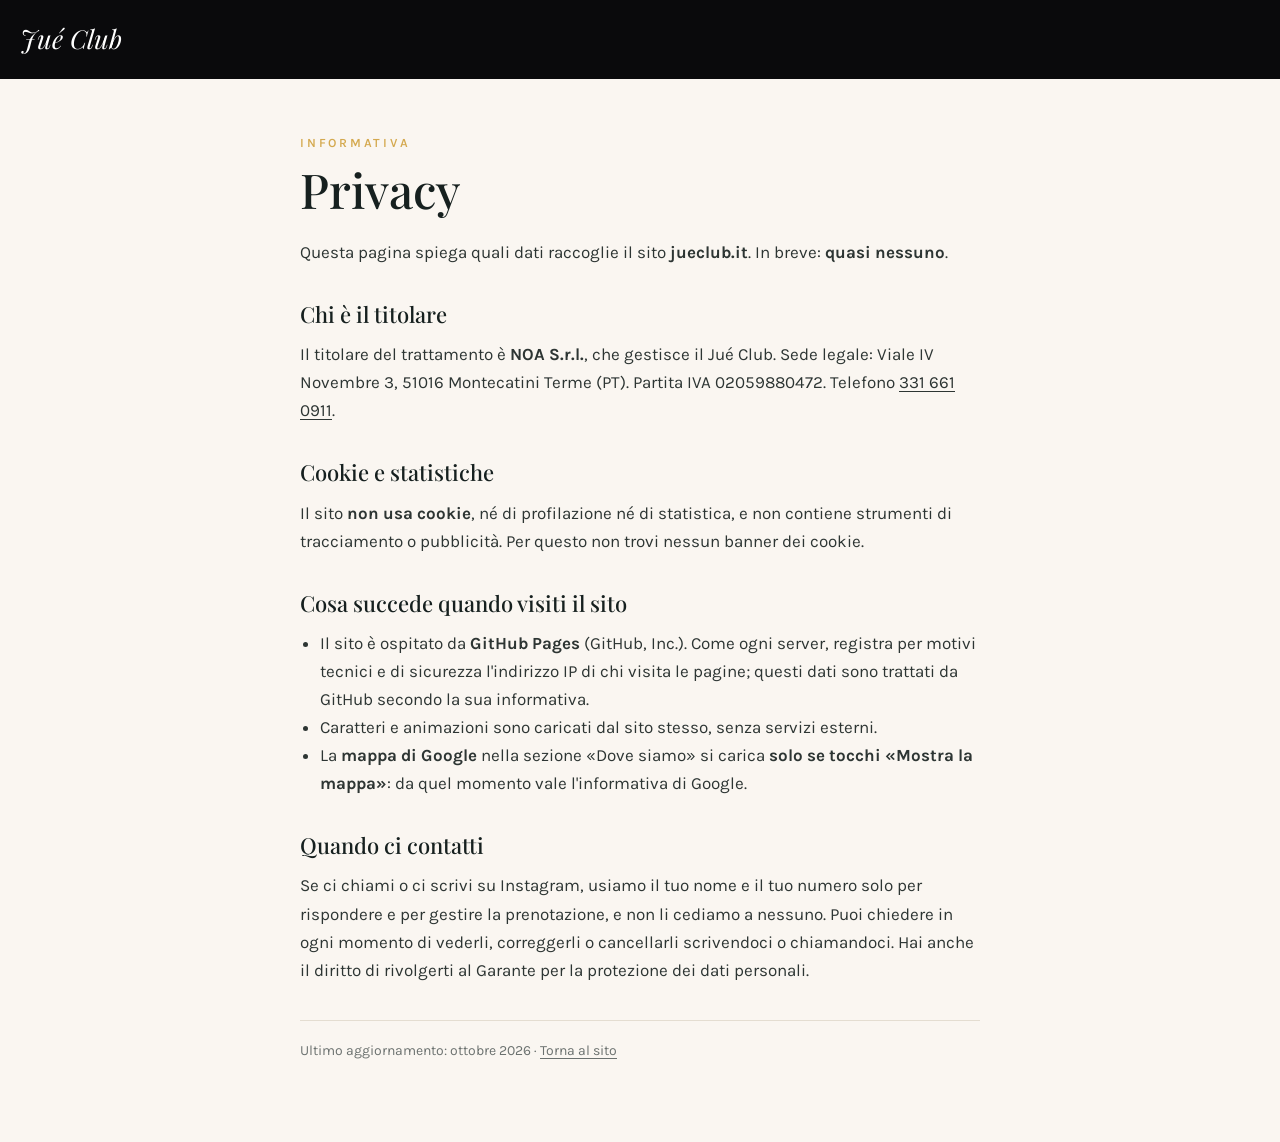
<file: privacy.html>
<!doctype html>
<html lang="it">
<head>
<meta charset="utf-8">
<meta name="viewport" content="width=device-width, initial-scale=1, viewport-fit=cover">
<title>Privacy · Jué Club</title>
<meta name="description" content="Informativa privacy del sito jueclub.it">
<link rel="canonical" href="https://jueclub.it/privacy.html">
<meta name="theme-color" content="#0A0A0C">
<link rel="stylesheet" href="fonts/fonts.css">
<link rel="icon" href="favicon.png" type="image/png">
<style>
:root{--notte:#0A0A0C;--carta:#FAF6F1;--oro:#D4A94F;--inchiostro:#16201F;--grigio:#6B716F;--linea:#E4DDD1}
*{box-sizing:border-box;margin:0;padding:0}
body{font-family:Karla,system-ui,sans-serif;color:var(--inchiostro);background:var(--carta);font-size:17px;line-height:1.65;-webkit-font-smoothing:antialiased}
header{background:var(--notte);padding:18px 20px}
header a{color:#fff;text-decoration:none;font-family:"Playfair Display",Georgia,serif;font-style:italic;font-size:26px}
main{max-width:720px;margin:0 auto;padding:48px 20px 80px}
.eyebrow{font-size:12.5px;letter-spacing:.22em;text-transform:uppercase;font-weight:600;color:var(--oro)}
h1{font-family:"Playfair Display",Georgia,serif;font-weight:500;font-size:clamp(34px,6vw,48px);line-height:1.1;margin:8px 0 22px}
h2{font-family:"Playfair Display",Georgia,serif;font-weight:500;font-size:22px;margin:30px 0 8px}
p,li{color:#2d3533}
ul{padding-left:20px}
a{color:inherit;text-underline-offset:3px}
.nota{margin-top:36px;padding-top:18px;border-top:1px solid var(--linea);font-size:14px;color:var(--grigio)}
</style>
</head>
<body>
<header><a href="./">Jué Club</a></header>
<main>
  <span class="eyebrow">Informativa</span>
  <h1>Privacy</h1>
  <p>Questa pagina spiega quali dati raccoglie il sito <b>jueclub.it</b>. In breve: <b>quasi nessuno</b>.</p>

  <h2>Chi è il titolare</h2>
  <p>Il titolare del trattamento è <b>NOA S.r.l.</b>, che gestisce il Jué Club. Sede legale: Viale IV Novembre 3, 51016 Montecatini Terme (PT). Partita IVA 02059880472. Telefono <a href="tel:+393316610911">331 661 0911</a>.</p>

  <h2>Cookie e statistiche</h2>
  <p>Il sito <b>non usa cookie</b>, né di profilazione né di statistica, e non contiene strumenti di tracciamento o pubblicità. Per questo non trovi nessun banner dei cookie.</p>

  <h2>Cosa succede quando visiti il sito</h2>
  <ul>
    <li>Il sito è ospitato da <b>GitHub Pages</b> (GitHub, Inc.). Come ogni server, registra per motivi tecnici e di sicurezza l'indirizzo IP di chi visita le pagine; questi dati sono trattati da GitHub secondo la sua informativa.</li>
    <li>Caratteri e animazioni sono caricati dal sito stesso, senza servizi esterni.</li>
    <li>La <b>mappa di Google</b> nella sezione «Dove siamo» si carica <b>solo se tocchi «Mostra la mappa»</b>: da quel momento vale l'informativa di Google.</li>
  </ul>

  <h2>Quando ci contatti</h2>
  <p>Se ci chiami o ci scrivi su Instagram, usiamo il tuo nome e il tuo numero solo per rispondere e per gestire la prenotazione, e non li cediamo a nessuno. Puoi chiedere in ogni momento di vederli, correggerli o cancellarli scrivendoci o chiamandoci. Hai anche il diritto di rivolgerti al Garante per la protezione dei dati personali.</p>

  <p class="nota">Ultimo aggiornamento: ottobre 2026 · <a href="./">Torna al sito</a></p>
</main>
</body>
</html>
</file>
<file: fonts/fonts.css>
/* Playfair Display e Karla (SIL Open Font License), ospitati qui: niente richieste a Google */
/* latin-ext */
@font-face {
  font-family: 'Karla';
  font-style: normal;
  font-weight: 300;
  font-display: swap;
  src: url(Karla-normal-latin-ext.woff2) format('woff2');
  unicode-range: U+0100-02BA, U+02BD-02C5, U+02C7-02CC, U+02CE-02D7, U+02DD-02FF, U+0304, U+0308, U+0329, U+1D00-1DBF, U+1E00-1E9F, U+1EF2-1EFF, U+2020, U+20A0-20AB, U+20AD-20C4, U+2113, U+2C60-2C7F, U+A720-A7FF;
}
/* latin */
@font-face {
  font-family: 'Karla';
  font-style: normal;
  font-weight: 300;
  font-display: swap;
  src: url(Karla-normal-latin.woff2) format('woff2');
  unicode-range: U+0000-00FF, U+0131, U+0152-0153, U+02BB-02BC, U+02C6, U+02DA, U+02DC, U+0304, U+0308, U+0329, U+2000-206F, U+20AC, U+2122, U+2191, U+2193, U+2212, U+2215, U+FEFF, U+FFFD;
}
/* latin-ext */
@font-face {
  font-family: 'Karla';
  font-style: normal;
  font-weight: 400;
  font-display: swap;
  src: url(Karla-normal-latin-ext.woff2) format('woff2');
  unicode-range: U+0100-02BA, U+02BD-02C5, U+02C7-02CC, U+02CE-02D7, U+02DD-02FF, U+0304, U+0308, U+0329, U+1D00-1DBF, U+1E00-1E9F, U+1EF2-1EFF, U+2020, U+20A0-20AB, U+20AD-20C4, U+2113, U+2C60-2C7F, U+A720-A7FF;
}
/* latin */
@font-face {
  font-family: 'Karla';
  font-style: normal;
  font-weight: 400;
  font-display: swap;
  src: url(Karla-normal-latin.woff2) format('woff2');
  unicode-range: U+0000-00FF, U+0131, U+0152-0153, U+02BB-02BC, U+02C6, U+02DA, U+02DC, U+0304, U+0308, U+0329, U+2000-206F, U+20AC, U+2122, U+2191, U+2193, U+2212, U+2215, U+FEFF, U+FFFD;
}
/* latin-ext */
@font-face {
  font-family: 'Karla';
  font-style: normal;
  font-weight: 500;
  font-display: swap;
  src: url(Karla-normal-latin-ext.woff2) format('woff2');
  unicode-range: U+0100-02BA, U+02BD-02C5, U+02C7-02CC, U+02CE-02D7, U+02DD-02FF, U+0304, U+0308, U+0329, U+1D00-1DBF, U+1E00-1E9F, U+1EF2-1EFF, U+2020, U+20A0-20AB, U+20AD-20C4, U+2113, U+2C60-2C7F, U+A720-A7FF;
}
/* latin */
@font-face {
  font-family: 'Karla';
  font-style: normal;
  font-weight: 500;
  font-display: swap;
  src: url(Karla-normal-latin.woff2) format('woff2');
  unicode-range: U+0000-00FF, U+0131, U+0152-0153, U+02BB-02BC, U+02C6, U+02DA, U+02DC, U+0304, U+0308, U+0329, U+2000-206F, U+20AC, U+2122, U+2191, U+2193, U+2212, U+2215, U+FEFF, U+FFFD;
}
/* latin-ext */
@font-face {
  font-family: 'Karla';
  font-style: normal;
  font-weight: 600;
  font-display: swap;
  src: url(Karla-normal-latin-ext.woff2) format('woff2');
  unicode-range: U+0100-02BA, U+02BD-02C5, U+02C7-02CC, U+02CE-02D7, U+02DD-02FF, U+0304, U+0308, U+0329, U+1D00-1DBF, U+1E00-1E9F, U+1EF2-1EFF, U+2020, U+20A0-20AB, U+20AD-20C4, U+2113, U+2C60-2C7F, U+A720-A7FF;
}
/* latin */
@font-face {
  font-family: 'Karla';
  font-style: normal;
  font-weight: 600;
  font-display: swap;
  src: url(Karla-normal-latin.woff2) format('woff2');
  unicode-range: U+0000-00FF, U+0131, U+0152-0153, U+02BB-02BC, U+02C6, U+02DA, U+02DC, U+0304, U+0308, U+0329, U+2000-206F, U+20AC, U+2122, U+2191, U+2193, U+2212, U+2215, U+FEFF, U+FFFD;
}
/* latin-ext */
@font-face {
  font-family: 'Karla';
  font-style: normal;
  font-weight: 700;
  font-display: swap;
  src: url(Karla-normal-latin-ext.woff2) format('woff2');
  unicode-range: U+0100-02BA, U+02BD-02C5, U+02C7-02CC, U+02CE-02D7, U+02DD-02FF, U+0304, U+0308, U+0329, U+1D00-1DBF, U+1E00-1E9F, U+1EF2-1EFF, U+2020, U+20A0-20AB, U+20AD-20C4, U+2113, U+2C60-2C7F, U+A720-A7FF;
}
/* latin */
@font-face {
  font-family: 'Karla';
  font-style: normal;
  font-weight: 700;
  font-display: swap;
  src: url(Karla-normal-latin.woff2) format('woff2');
  unicode-range: U+0000-00FF, U+0131, U+0152-0153, U+02BB-02BC, U+02C6, U+02DA, U+02DC, U+0304, U+0308, U+0329, U+2000-206F, U+20AC, U+2122, U+2191, U+2193, U+2212, U+2215, U+FEFF, U+FFFD;
}
/* latin-ext */
@font-face {
  font-family: 'Playfair Display';
  font-style: italic;
  font-weight: 400;
  font-display: swap;
  src: url(PlayfairDisplay-italic-latin-ext.woff2) format('woff2');
  unicode-range: U+0100-02BA, U+02BD-02C5, U+02C7-02CC, U+02CE-02D7, U+02DD-02FF, U+0304, U+0308, U+0329, U+1D00-1DBF, U+1E00-1E9F, U+1EF2-1EFF, U+2020, U+20A0-20AB, U+20AD-20C4, U+2113, U+2C60-2C7F, U+A720-A7FF;
}
/* latin */
@font-face {
  font-family: 'Playfair Display';
  font-style: italic;
  font-weight: 400;
  font-display: swap;
  src: url(PlayfairDisplay-italic-latin.woff2) format('woff2');
  unicode-range: U+0000-00FF, U+0131, U+0152-0153, U+02BB-02BC, U+02C6, U+02DA, U+02DC, U+0304, U+0308, U+0329, U+2000-206F, U+20AC, U+2122, U+2191, U+2193, U+2212, U+2215, U+FEFF, U+FFFD;
}
/* latin-ext */
@font-face {
  font-family: 'Playfair Display';
  font-style: italic;
  font-weight: 500;
  font-display: swap;
  src: url(PlayfairDisplay-italic-latin-ext.woff2) format('woff2');
  unicode-range: U+0100-02BA, U+02BD-02C5, U+02C7-02CC, U+02CE-02D7, U+02DD-02FF, U+0304, U+0308, U+0329, U+1D00-1DBF, U+1E00-1E9F, U+1EF2-1EFF, U+2020, U+20A0-20AB, U+20AD-20C4, U+2113, U+2C60-2C7F, U+A720-A7FF;
}
/* latin */
@font-face {
  font-family: 'Playfair Display';
  font-style: italic;
  font-weight: 500;
  font-display: swap;
  src: url(PlayfairDisplay-italic-latin.woff2) format('woff2');
  unicode-range: U+0000-00FF, U+0131, U+0152-0153, U+02BB-02BC, U+02C6, U+02DA, U+02DC, U+0304, U+0308, U+0329, U+2000-206F, U+20AC, U+2122, U+2191, U+2193, U+2212, U+2215, U+FEFF, U+FFFD;
}
/* latin-ext */
@font-face {
  font-family: 'Playfair Display';
  font-style: normal;
  font-weight: 400;
  font-display: swap;
  src: url(PlayfairDisplay-normal-latin-ext.woff2) format('woff2');
  unicode-range: U+0100-02BA, U+02BD-02C5, U+02C7-02CC, U+02CE-02D7, U+02DD-02FF, U+0304, U+0308, U+0329, U+1D00-1DBF, U+1E00-1E9F, U+1EF2-1EFF, U+2020, U+20A0-20AB, U+20AD-20C4, U+2113, U+2C60-2C7F, U+A720-A7FF;
}
/* latin */
@font-face {
  font-family: 'Playfair Display';
  font-style: normal;
  font-weight: 400;
  font-display: swap;
  src: url(PlayfairDisplay-normal-latin.woff2) format('woff2');
  unicode-range: U+0000-00FF, U+0131, U+0152-0153, U+02BB-02BC, U+02C6, U+02DA, U+02DC, U+0304, U+0308, U+0329, U+2000-206F, U+20AC, U+2122, U+2191, U+2193, U+2212, U+2215, U+FEFF, U+FFFD;
}
/* latin-ext */
@font-face {
  font-family: 'Playfair Display';
  font-style: normal;
  font-weight: 500;
  font-display: swap;
  src: url(PlayfairDisplay-normal-latin-ext.woff2) format('woff2');
  unicode-range: U+0100-02BA, U+02BD-02C5, U+02C7-02CC, U+02CE-02D7, U+02DD-02FF, U+0304, U+0308, U+0329, U+1D00-1DBF, U+1E00-1E9F, U+1EF2-1EFF, U+2020, U+20A0-20AB, U+20AD-20C4, U+2113, U+2C60-2C7F, U+A720-A7FF;
}
/* latin */
@font-face {
  font-family: 'Playfair Display';
  font-style: normal;
  font-weight: 500;
  font-display: swap;
  src: url(PlayfairDisplay-normal-latin.woff2) format('woff2');
  unicode-range: U+0000-00FF, U+0131, U+0152-0153, U+02BB-02BC, U+02C6, U+02DA, U+02DC, U+0304, U+0308, U+0329, U+2000-206F, U+20AC, U+2122, U+2191, U+2193, U+2212, U+2215, U+FEFF, U+FFFD;
}
/* latin-ext */
@font-face {
  font-family: 'Playfair Display';
  font-style: normal;
  font-weight: 600;
  font-display: swap;
  src: url(PlayfairDisplay-normal-latin-ext.woff2) format('woff2');
  unicode-range: U+0100-02BA, U+02BD-02C5, U+02C7-02CC, U+02CE-02D7, U+02DD-02FF, U+0304, U+0308, U+0329, U+1D00-1DBF, U+1E00-1E9F, U+1EF2-1EFF, U+2020, U+20A0-20AB, U+20AD-20C4, U+2113, U+2C60-2C7F, U+A720-A7FF;
}
/* latin */
@font-face {
  font-family: 'Playfair Display';
  font-style: normal;
  font-weight: 600;
  font-display: swap;
  src: url(PlayfairDisplay-normal-latin.woff2) format('woff2');
  unicode-range: U+0000-00FF, U+0131, U+0152-0153, U+02BB-02BC, U+02C6, U+02DA, U+02DC, U+0304, U+0308, U+0329, U+2000-206F, U+20AC, U+2122, U+2191, U+2193, U+2212, U+2215, U+FEFF, U+FFFD;
}
</file>
